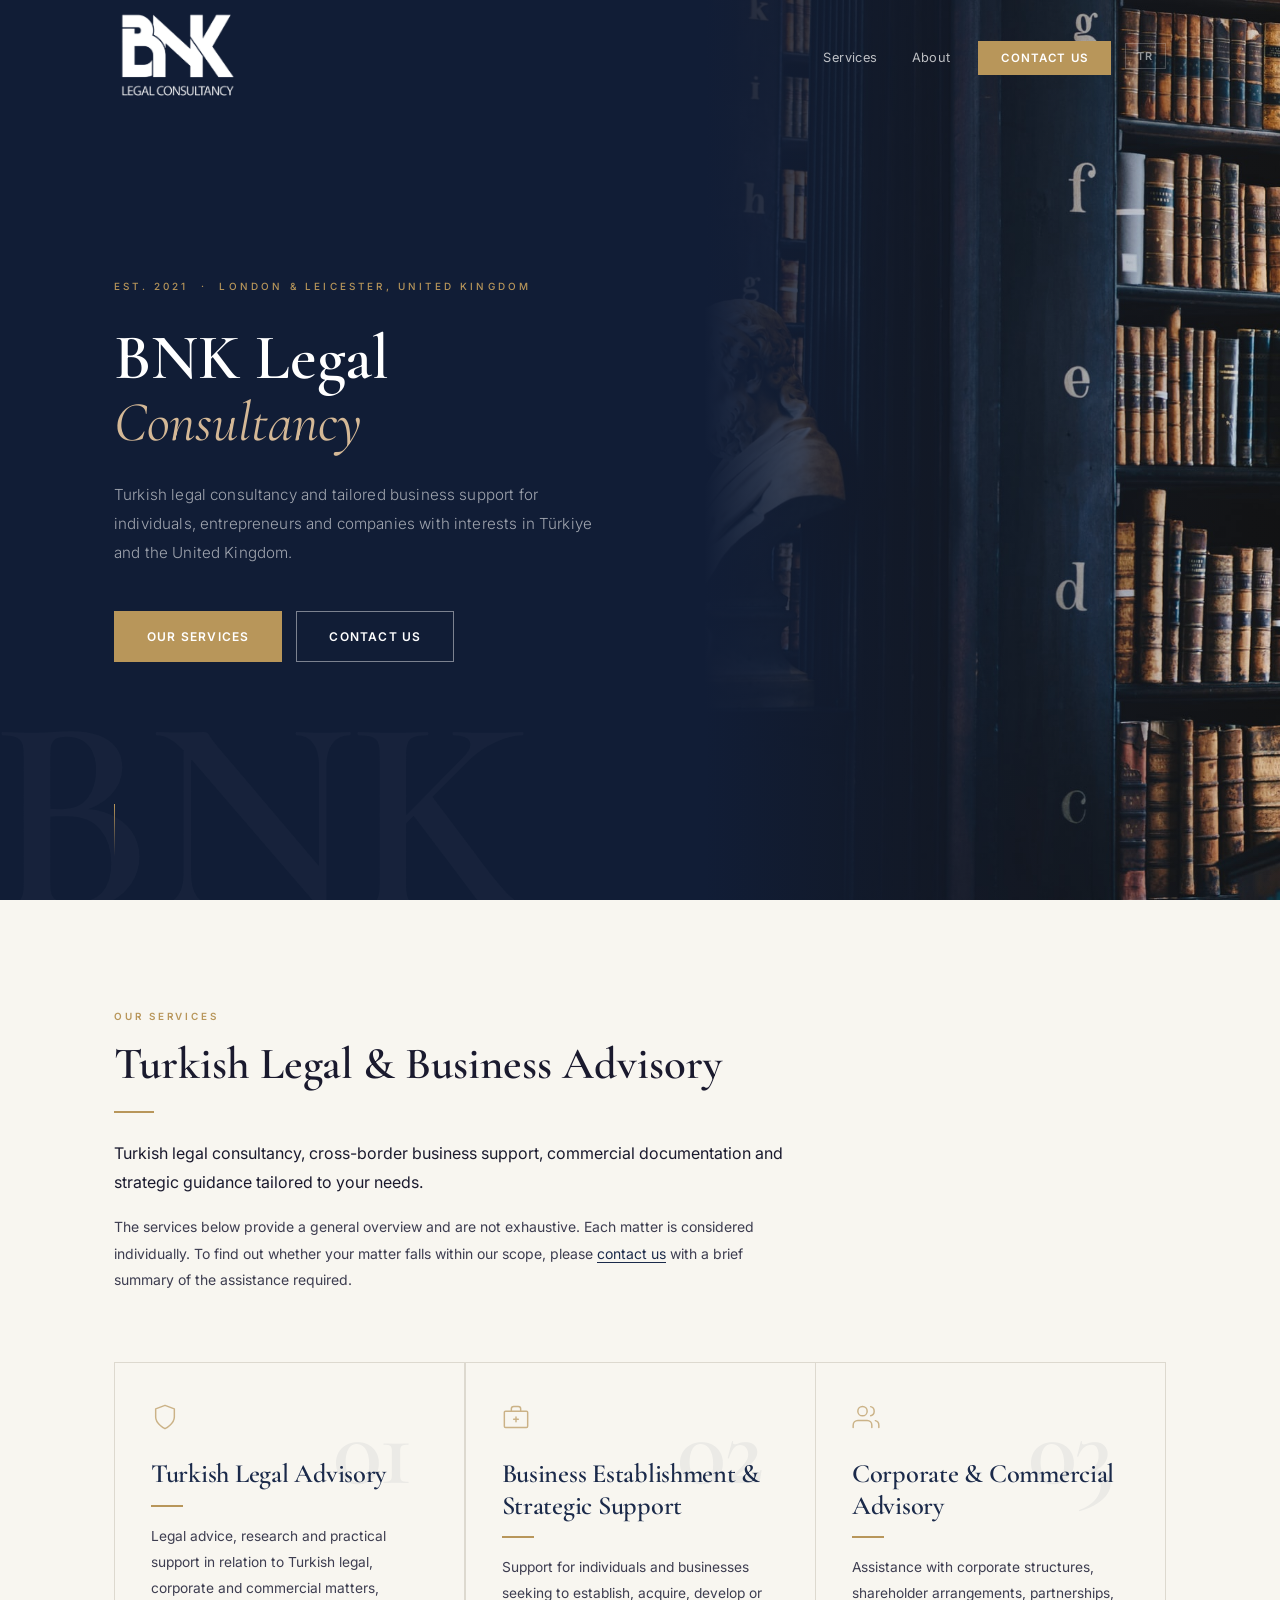
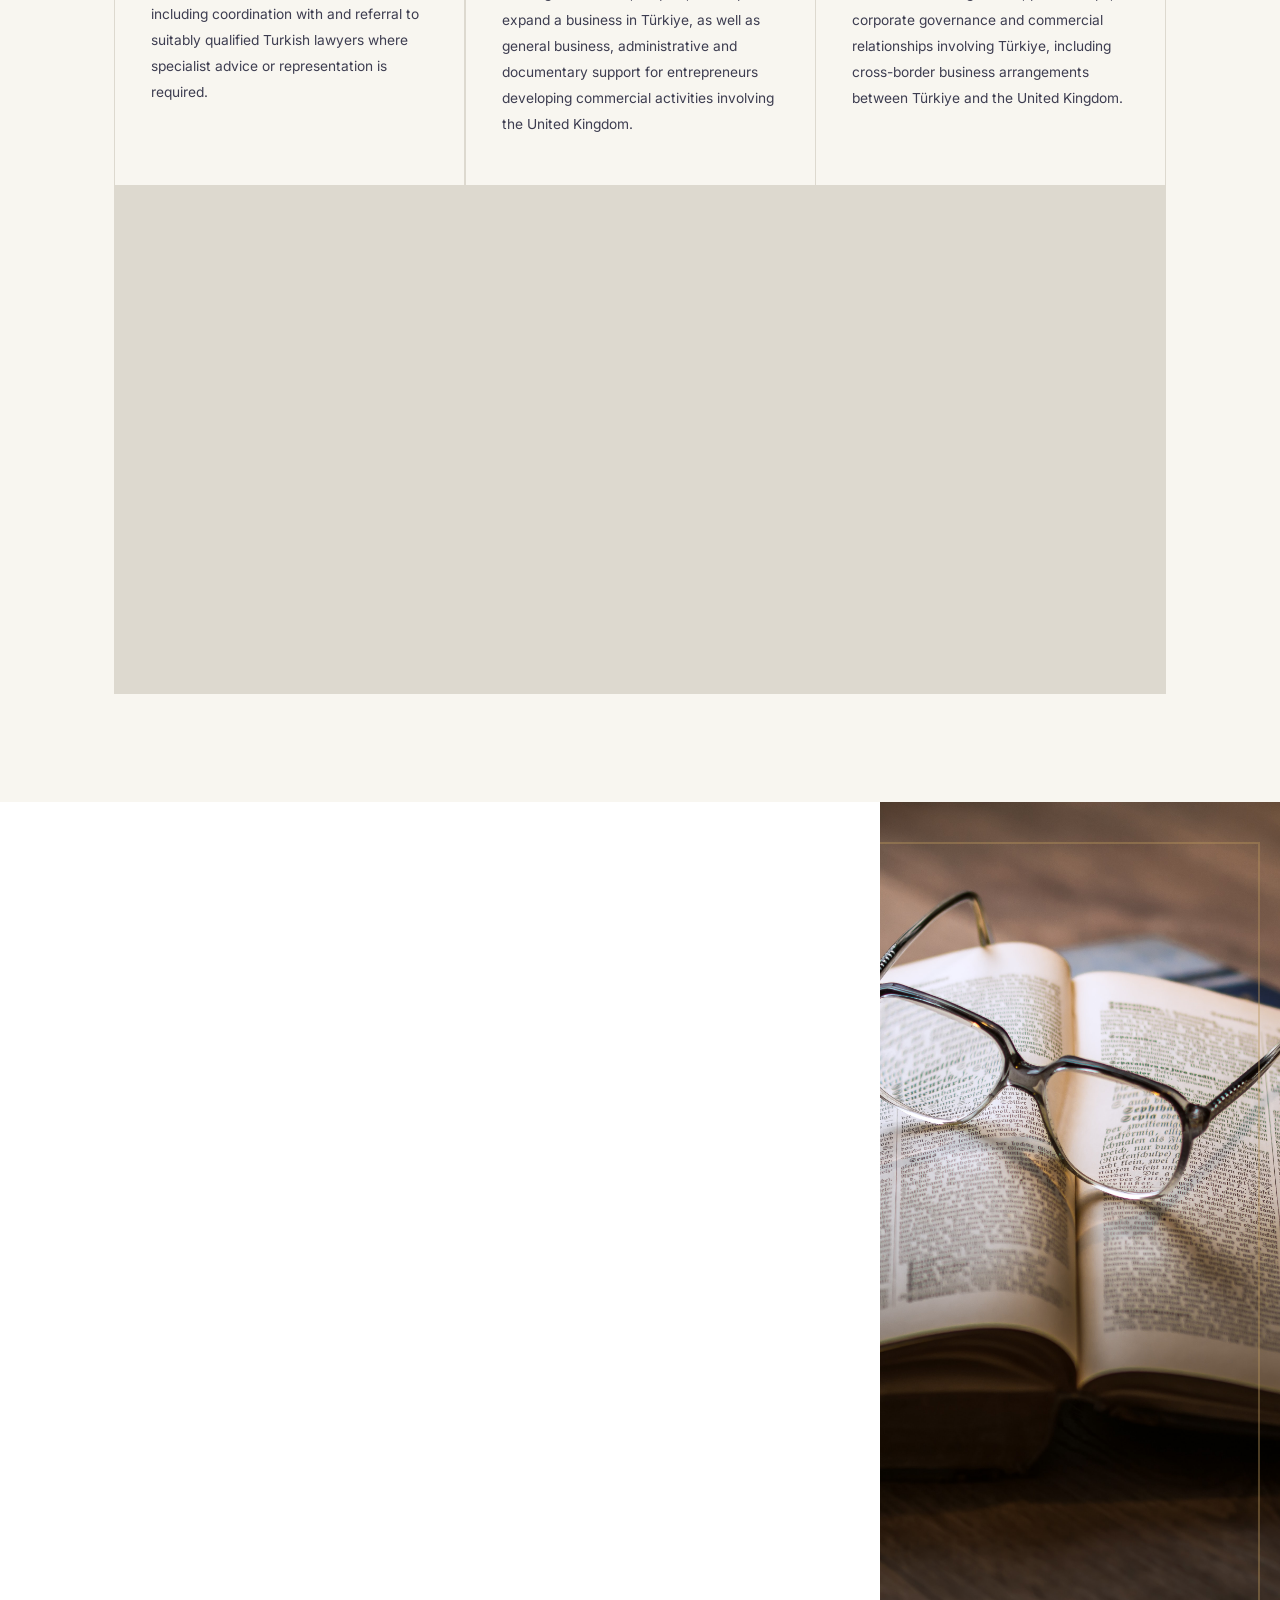
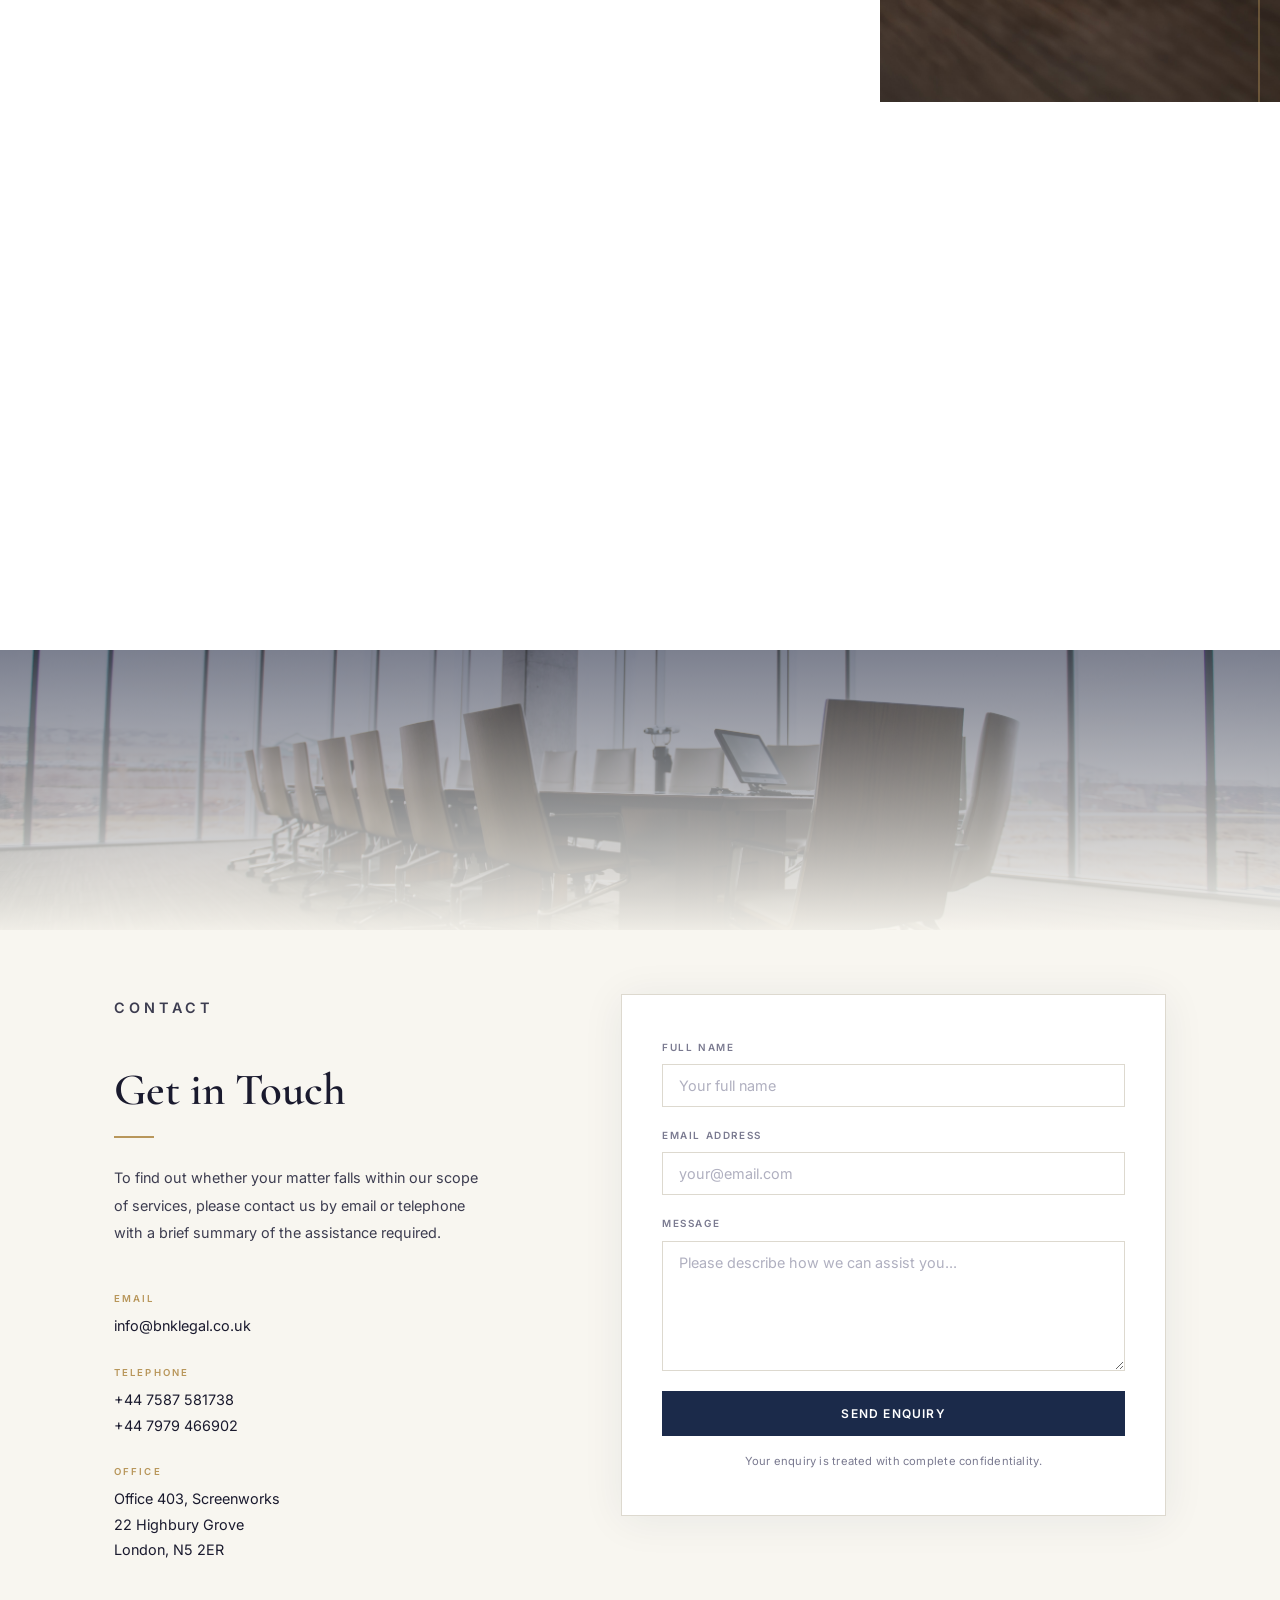
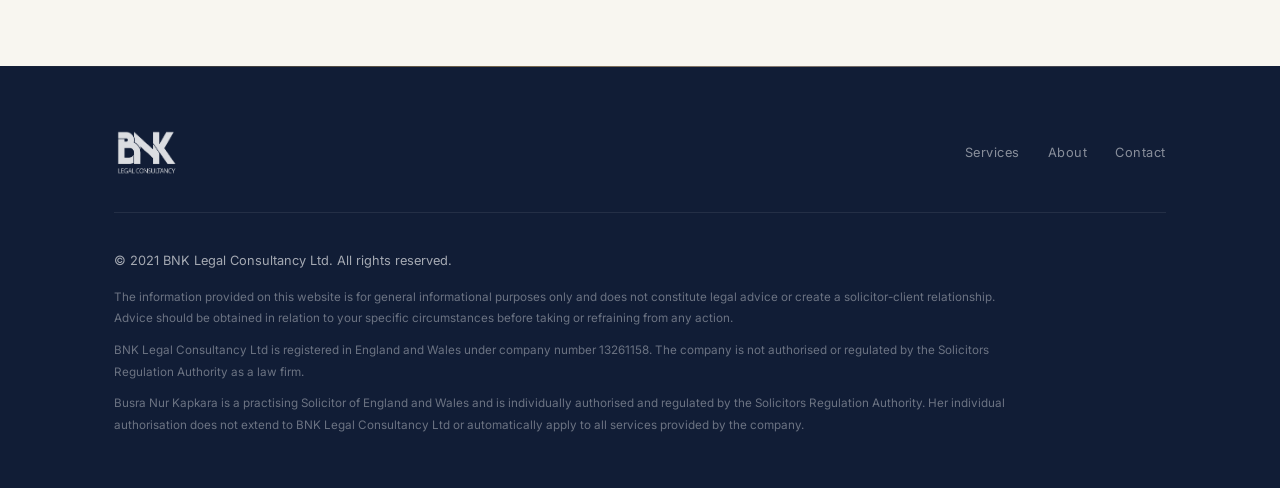
<file: index.html>
<!DOCTYPE html>
<html lang="en" data-lang="en">
<head>
    <meta charset="UTF-8">
    <meta name="viewport" content="width=device-width, initial-scale=1.0">
    <meta name="description" content="BNK Legal Consultancy Ltd – Turkish legal consultancy and tailored business support for individuals, entrepreneurs and companies with interests in Türkiye and the United Kingdom.">
    <meta property="og:title" content="BNK Legal Consultancy Ltd">
    <meta property="og:description" content="Turkish legal consultancy and cross-border business support.">
    <meta property="og:type" content="website">
    <meta property="og:url" content="https://bnklegal.co.uk/">
    <title>BNK Legal Consultancy Ltd | London</title>

    <link rel="preconnect" href="https://fonts.googleapis.com">
    <link rel="preconnect" href="https://fonts.gstatic.com" crossorigin>
    <link href="https://fonts.googleapis.com/css2?family=Cormorant+Garamond:ital,wght@0,400;0,500;0,600;1,400;1,600&family=Inter:wght@300;400;500;600&display=swap" rel="stylesheet">
    <link rel="icon" type="image/x-icon" href="favicon.ico">
    <link rel="icon" type="image/png" sizes="192x192" href="assets/favicon-192.png">
    <link rel="apple-touch-icon" href="assets/favicon-192.png">
    <link rel="stylesheet" href="assets/css/style.css">

    <script type="application/ld+json">
    {
        "@context": "https://schema.org",
        "@type": "LegalService",
        "name": "BNK Legal Consultancy Ltd",
        "description": "Turkish legal consultancy and tailored business support.",
        "url": "https://bnklegal.co.uk/",
        "email": "info@bnklegal.co.uk",
        "telephone": "+447587581738",
        "address": {
            "@type": "PostalAddress",
            "streetAddress": "Office 403, Screenworks, 22 Highbury Grove",
            "addressLocality": "London",
            "postalCode": "N5 2ER",
            "addressCountry": "GB"
        }
    }
    </script>
</head>
<body>

<!-- ── NAVBAR ───────────────────────────────────────────────────── -->
<nav id="navbar" class="at-top">
    <div class="nav-inner">
        <a href="#hero" class="nav-logo">
            <img src="yenlogo.png" alt="BNK Legal Consultancy" class="logo">
        </a>
        <button class="burger" id="navToggle" aria-label="Menu" aria-expanded="false">
            <span></span><span></span><span></span>
        </button>
        <ul class="nav-links" id="navLinks">
            <li><a href="#services" class="nav-link" data-en="Services"    data-tr="Hizmetler">Services</a></li>
            <li><a href="#about"    class="nav-link" data-en="About"       data-tr="Hakkımızda">About</a></li>
            <li><a href="#contact"  class="nav-link cta" data-en="Contact Us" data-tr="İletişim">Contact Us</a></li>
        </ul>
        <button class="lang-toggle" id="langToggle" aria-label="Switch language">TR</button>
    </div>
</nav>

<!-- ── HERO ─────────────────────────────────────────────────────── -->
<section id="hero">
    <div class="hero-panel">
        <div class="hero-content">
            <p class="eyebrow"
               data-en="Est. 2021 &nbsp;·&nbsp; London &amp; Leicester, United Kingdom"
               data-tr="Kur. 2021 &nbsp;·&nbsp; Londra &amp; Leicester, Birleşik Krallık">Est. 2021 &nbsp;·&nbsp; London &amp; Leicester, United Kingdom</p>
            <h1>
                <span data-en="BNK Legal"    data-tr="BNK Legal">BNK Legal</span>
                <em   data-en="Consultancy"  data-tr="Danışmanlık">Consultancy</em>
            </h1>
            <p class="tagline"
               data-en="Turkish legal consultancy and tailored business support for individuals, entrepreneurs and companies with interests in Türkiye and the United Kingdom."
               data-tr="Türkiye ve Birleşik Krallık'ta çıkarları olan bireyler, girişimciler ve şirketler için Türk hukuki danışmanlığı ve özel ticari destek.">Turkish legal consultancy and tailored business support for individuals, entrepreneurs and companies with interests in Türkiye and the United Kingdom.</p>
            <div class="hero-btns">
                <a href="#services" class="btn btn-gold"  data-en="Our Services" data-tr="Hizmetlerimiz">Our Services</a>
                <a href="#contact"  class="btn btn-ghost" data-en="Contact Us"   data-tr="İletişim">Contact Us</a>
            </div>
        </div>
        <div class="hero-scroll" aria-hidden="true">
            <span class="scroll-line"></span>
        </div>
    </div>
    <div class="hero-visual" role="img" aria-label="BNK Legal library">
        <div class="hero-visual-overlay"></div>
    </div>
</section>

<!-- ── SERVICES ─────────────────────────────────────────────────── -->
<section id="services">
    <div class="wrap">

        <div class="section-intro reveal">
            <p class="label" data-en="Our Services" data-tr="Hizmetlerimiz">Our Services</p>
            <h2 data-en="Turkish Legal &amp; Business Advisory" data-tr="Türk Hukuku ve İş Danışmanlığı">Turkish Legal &amp; Business Advisory</h2>
            <div class="heading-rule"></div>
            <p class="lead"
               data-en="Turkish legal consultancy, cross-border business support, commercial documentation and strategic guidance tailored to your needs."
               data-tr="İhtiyaçlarınıza özel Türk hukuki danışmanlığı, sınır ötesi iş desteği, ticari belgeler ve stratejik rehberlik.">Turkish legal consultancy, cross-border business support, commercial documentation and strategic guidance tailored to your needs.</p>
            <p class="note"
               data-en='The services below provide a general overview and are not exhaustive. Each matter is considered individually. To find out whether your matter falls within our scope, please <a href="#contact">contact us</a> with a brief summary of the assistance required.'
               data-tr='Aşağıdaki hizmetler genel bir bakış sunmakta olup kapsamlı değildir. Her konu bireysel olarak değerlendirilir. Konunuzun kapsamımız dahilinde olup olmadığını öğrenmek için lütfen ihtiyaç duyduğunuz desteğe ilişkin kısa bir özet ile <a href="#contact">bizimle iletişime geçin</a>.'>The services below provide a general overview and are not exhaustive. Each matter is considered individually. To find out whether your matter falls within our scope, please <a href="#contact">contact us</a> with a brief summary of the assistance required.</p>
        </div>

        <div class="service-grid">

            <div class="service-card reveal">
                <div class="card-header">
                    <span class="card-num">01</span>
                    <svg class="card-icon" viewBox="0 0 24 24" fill="none" stroke="currentColor" stroke-width="1.25" stroke-linecap="round" stroke-linejoin="round"><path d="M12 22s8-4 8-10V5l-8-3-8 3v7c0 6 8 10 8 10z"/></svg>
                </div>
                <h3 data-en="Turkish Legal Advisory" data-tr="Türk Hukuku Danışmanlığı">Turkish Legal Advisory</h3>
                <p data-en="Legal advice, research and practical support in relation to Turkish legal, corporate and commercial matters, including coordination with and referral to suitably qualified Turkish lawyers where specialist advice or representation is required."
                   data-tr="Uzman tavsiyesi veya temsil gerektiğinde uygun nitelikteki Türk avukatlarıyla koordinasyon ve yönlendirme dahil olmak üzere Türk hukuku, kurumsal ve ticari konulara ilişkin hukuki tavsiye, araştırma ve pratik destek.">Legal advice, research and practical support in relation to Turkish legal, corporate and commercial matters, including coordination with and referral to suitably qualified Turkish lawyers where specialist advice or representation is required.</p>
            </div>

            <div class="service-card reveal">
                <div class="card-header">
                    <span class="card-num">02</span>
                    <svg class="card-icon" viewBox="0 0 24 24" fill="none" stroke="currentColor" stroke-width="1.25" stroke-linecap="round" stroke-linejoin="round"><rect x="2" y="7" width="20" height="14" rx="1"/><path d="M16 7V5a2 2 0 00-2-2h-4a2 2 0 00-2 2v2"/><line x1="12" y1="12" x2="12" y2="16"/><line x1="10" y1="14" x2="14" y2="14"/></svg>
                </div>
                <h3 data-en="Business Establishment &amp; Strategic Support" data-tr="İş Kurma ve Stratejik Destek">Business Establishment &amp; Strategic Support</h3>
                <p data-en="Support for individuals and businesses seeking to establish, acquire, develop or expand a business in Türkiye, as well as general business, administrative and documentary support for entrepreneurs developing commercial activities involving the United Kingdom."
                   data-tr="Türkiye'de iş kurmak, devralmak, geliştirmek veya genişletmek isteyen bireyler ve işletmelere destek ile Birleşik Krallık'ı kapsayan ticari faaliyetler geliştiren girişimcilere genel iş, idari ve belgesel destek.">Support for individuals and businesses seeking to establish, acquire, develop or expand a business in Türkiye, as well as general business, administrative and documentary support for entrepreneurs developing commercial activities involving the United Kingdom.</p>
            </div>

            <div class="service-card reveal">
                <div class="card-header">
                    <span class="card-num">03</span>
                    <svg class="card-icon" viewBox="0 0 24 24" fill="none" stroke="currentColor" stroke-width="1.25" stroke-linecap="round" stroke-linejoin="round"><path d="M17 21v-2a4 4 0 00-4-4H5a4 4 0 00-4 4v2"/><circle cx="9" cy="7" r="4"/><path d="M23 21v-2a4 4 0 00-3-3.87"/><path d="M16 3.13a4 4 0 010 7.75"/></svg>
                </div>
                <h3 data-en="Corporate &amp; Commercial Advisory" data-tr="Kurumsal ve Ticari Danışmanlık">Corporate &amp; Commercial Advisory</h3>
                <p data-en="Assistance with corporate structures, shareholder arrangements, partnerships, corporate governance and commercial relationships involving Türkiye, including cross-border business arrangements between Türkiye and the United Kingdom."
                   data-tr="Türkiye'yi kapsayan kurumsal yapılar, hissedar düzenlemeleri, ortaklıklar, kurumsal yönetim ve ticari ilişkiler ile Türkiye ve Birleşik Krallık arasındaki sınır ötesi iş düzenlemelerine ilişkin yardım.">Assistance with corporate structures, shareholder arrangements, partnerships, corporate governance and commercial relationships involving Türkiye, including cross-border business arrangements between Türkiye and the United Kingdom.</p>
            </div>

            <div class="service-card reveal">
                <div class="card-header">
                    <span class="card-num">04</span>
                    <svg class="card-icon" viewBox="0 0 24 24" fill="none" stroke="currentColor" stroke-width="1.25" stroke-linecap="round" stroke-linejoin="round"><path d="M14 2H6a2 2 0 00-2 2v16a2 2 0 002 2h12a2 2 0 002-2V8z"/><polyline points="14,2 14,8 20,8"/><line x1="16" y1="13" x2="8" y2="13"/><line x1="16" y1="17" x2="8" y2="17"/><line x1="10" y1="9" x2="8" y2="9"/></svg>
                </div>
                <h3 data-en="Contract Drafting &amp; Commercial Documentation" data-tr="Sözleşme Hazırlama ve Ticari Belgeler">Contract Drafting &amp; Commercial Documentation</h3>
                <p data-en="Preparation, review and revision of contracts, agreements and commercial documents relating to Turkish law matters and cross-border business arrangements, including identification of key legal and commercial risks and coordination with relevant professional advisers where required."
                   data-tr="Temel hukuki ve ticari risklerin belirlenmesi ve gerektiğinde ilgili profesyonel danışmanlarla koordinasyon dahil olmak üzere Türk hukuku konuları ve sınır ötesi iş düzenlemelerine ilişkin sözleşme, anlaşma ve ticari belgelerin hazırlanması, incelenmesi ve revize edilmesi.">Preparation, review and revision of contracts, agreements and commercial documents relating to Turkish law matters and cross-border business arrangements, including identification of key legal and commercial risks and coordination with relevant professional advisers where required.</p>
            </div>

            <div class="service-card reveal">
                <div class="card-header">
                    <span class="card-num">05</span>
                    <svg class="card-icon" viewBox="0 0 24 24" fill="none" stroke="currentColor" stroke-width="1.25" stroke-linecap="round" stroke-linejoin="round"><circle cx="12" cy="12" r="10"/><line x1="2" y1="12" x2="22" y2="12"/><path d="M12 2a15.3 15.3 0 014 10 15.3 15.3 0 01-4 10 15.3 15.3 0 01-4-10 15.3 15.3 0 014-10z"/></svg>
                </div>
                <h3 data-en="Cross-Border Business &amp; Market Entry Support" data-tr="Sınır Ötesi İş ve Pazar Giriş Desteği">Cross-Border Business &amp; Market Entry Support</h3>
                <p data-en="Strategic and practical support for businesses trading, investing, collaborating or entering into commercial relationships between the United Kingdom and Türkiye, including assistance with market entry, documentation, negotiations and coordination between the relevant parties and professional advisers."
                   data-tr="Pazar girişi, belgeler, müzakereler ve ilgili taraflar ile profesyonel danışmanlar arasındaki koordinasyon konusunda yardım dahil olmak üzere Birleşik Krallık ile Türkiye arasında ticaret yapan, yatırım yapan, iş birliği yapan veya ticari ilişkiye giren işletmelere stratejik ve pratik destek.">Strategic and practical support for businesses trading, investing, collaborating or entering into commercial relationships between the United Kingdom and Türkiye, including assistance with market entry, documentation, negotiations and coordination between the relevant parties and professional advisers.</p>
            </div>

            <div class="service-card reveal">
                <div class="card-header">
                    <span class="card-num">06</span>
                    <svg class="card-icon" viewBox="0 0 24 24" fill="none" stroke="currentColor" stroke-width="1.25" stroke-linecap="round" stroke-linejoin="round"><path d="M4 19.5A2.5 2.5 0 016.5 17H20"/><path d="M6.5 2H20v20H6.5A2.5 2.5 0 014 19.5v-15A2.5 2.5 0 016.5 2z"/><line x1="12" y1="7" x2="16" y2="7"/><line x1="12" y1="11" x2="16" y2="11"/></svg>
                </div>
                <h3 data-en="Legal, Corporate &amp; Bilingual Document Support" data-tr="Hukuki, Kurumsal ve İki Dilli Belge Desteği">Legal, Corporate &amp; Bilingual Document Support</h3>
                <p data-en="Preparation and review of legal, corporate and commercial documents, including legal research, written guidance, formal correspondence, bilingual drafting and terminology review. We also assist with notarisation, apostille and legalisation requirements and coordinate with appropriately qualified translators where certified or sworn translation is required."
                   data-tr="Hukuki araştırma, yazılı rehberlik, resmi yazışma, iki dilli taslak hazırlama ve terminoloji incelemesi dahil olmak üzere hukuki, kurumsal ve ticari belgelerin hazırlanması ve incelenmesi. Noterlik, apostil ve tasdik gereksinimlerine de yardımcı oluyor; onaylı veya yeminli çeviri gerektiğinde uygun nitelikteki çevirmenlerle koordinasyon sağlıyoruz.">Preparation and review of legal, corporate and commercial documents, including legal research, written guidance, formal correspondence, bilingual drafting and terminology review. We also assist with notarisation, apostille and legalisation requirements and coordinate with appropriately qualified translators where certified or sworn translation is required.</p>
            </div>

        </div>
    </div>
</section>

<!-- ── ABOUT ─────────────────────────────────────────────────────── -->
<section id="about">
    <div class="about-layout">

        <div class="about-text-col">
            <div class="about-header reveal">
                <p class="label" data-en="About Us" data-tr="Hakkımızda">About Us</p>
                <h2 data-en="BNK Legal Consultancy Ltd" data-tr="BNK Legal Consultancy Ltd">BNK Legal Consultancy Ltd</h2>
                <div class="heading-rule"></div>
            </div>

            <p class="lead reveal"
               data-en="BNK Legal Consultancy Ltd is an independent legal and business consultancy founded by Busra Nur Kapkara and Erdem Kapkara and incorporated in England and Wales in March 2021."
               data-tr="BNK Legal Consultancy Ltd, Busra Nur Kapkara ve Erdem Kapkara tarafından kurulan ve Mart 2021'de İngiltere ve Galler'de tescil edilen bağımsız bir hukuk ve iş danışmanlığıdır.">BNK Legal Consultancy Ltd is an independent legal and business consultancy founded by Busra Nur Kapkara and Erdem Kapkara and incorporated in England and Wales in March 2021.</p>

            <p class="reveal"
               data-en="We provide Turkish legal consultancy and cross-border business support to individuals, entrepreneurs and companies based in the United Kingdom, Türkiye and internationally. Our work is particularly focused on clients who have legal or commercial interests in Türkiye, including those establishing or developing a business, working with Turkish companies, entering into partnerships, reviewing commercial arrangements or requiring assistance with Turkish legal and corporate matters."
               data-tr="Birleşik Krallık, Türkiye ve uluslararası alanda faaliyet gösteren bireyler, girişimciler ve şirketlere Türk hukuki danışmanlığı ve sınır ötesi iş desteği sunuyoruz. Çalışmalarımız özellikle Türkiye'de hukuki veya ticari çıkarları olan; iş kuran veya geliştiren, Türk şirketleriyle çalışan, ortaklıklara giren, ticari düzenlemeleri gözden geçiren veya Türk hukuku ve kurumsal konularda yardıma ihtiyaç duyan müvekkillere odaklanmaktadır.">We provide Turkish legal consultancy and cross-border business support to individuals, entrepreneurs and companies based in the United Kingdom, Türkiye and internationally. Our work is particularly focused on clients who have legal or commercial interests in Türkiye, including those establishing or developing a business, working with Turkish companies, entering into partnerships, reviewing commercial arrangements or requiring assistance with Turkish legal and corporate matters.</p>

            <div class="founders reveal">
                <div class="founder">
                    <div class="founder-inner">
                        <h3 data-en="Busra Nur Kapkara" data-tr="Busra Nur Kapkara">Busra Nur Kapkara</h3>
                        <p class="role" data-en="Director &amp; Co-Founder" data-tr="Direktör &amp; Kurucu Ortak">Director &amp; Co-Founder</p>
                        <p data-en="Busra Nur Kapkara is an Avukat admitted to the Istanbul Bar Association and a practising Solicitor of England and Wales. She leads the company's legal and consultancy work and is responsible for its professional direction and client matters."
                           data-tr="Busra Nur Kapkara, İstanbul Barosu'na kayıtlı bir Avukat ve İngiltere ile Galler'de faaliyette bulunan bir Solicitor'dır. Şirketin hukuki ve danışmanlık çalışmalarına liderlik etmekte, mesleki yön ve müvekkil konularından sorumlu bulunmaktadır.">Busra Nur Kapkara is an Avukat admitted to the Istanbul Bar Association and a practising Solicitor of England and Wales. She leads the company's legal and consultancy work and is responsible for its professional direction and client matters.</p>
                    </div>
                </div>
                <div class="founder">
                    <div class="founder-inner">
                        <h3 data-en="Erdem Kapkara" data-tr="Erdem Kapkara">Erdem Kapkara</h3>
                        <p class="role" data-en="Director &amp; Co-Founder" data-tr="Direktör &amp; Kurucu Ortak">Director &amp; Co-Founder</p>
                        <p data-en="Erdem Kapkara oversees the company's day-to-day administrative and operational support, including the coordination of enquiries, appointments, documentation, records and invoicing. He also liaises with clients and external professionals on administrative matters. He does not provide legal advice."
                           data-tr="Erdem Kapkara, sorgu koordinasyonu, randevular, belgeler, kayıtlar ve faturalandırma dahil olmak üzere şirketin günlük idari ve operasyonel desteğini yönetmektedir. Ayrıca idari konularda müvekkiller ve dış profesyonellerle iletişim kurmaktadır. Hukuki tavsiye vermemektedir.">Erdem Kapkara oversees the company's day-to-day administrative and operational support, including the coordination of enquiries, appointments, documentation, records and invoicing. He also liaises with clients and external professionals on administrative matters. He does not provide legal advice.</p>
                    </div>
                </div>
            </div>

            <p class="reveal"
               data-en="Since 2021, we have supported clients with a range of legal, contractual, corporate and business-related matters. Much of our work comes through personal recommendations, returning clients and established professional relationships."
               data-tr="2021'den bu yana çeşitli hukuki, sözleşmesel, kurumsal ve iş ile ilgili konularda müvekkillere destek olduk. Çalışmalarımızın büyük çoğunluğu kişisel tavsiyeler, geri dönen müvekkiller ve köklü mesleki ilişkiler aracılığıyla gelmektedir.">Since 2021, we have supported clients with a range of legal, contractual, corporate and business-related matters. Much of our work comes through personal recommendations, returning clients and established professional relationships.</p>

            <p class="reveal"
               data-en="We work directly with our clients and do not offer standardised online packages. Each enquiry is reviewed individually before instructions are accepted. Depending on the client's location and the nature of the matter, consultations may take place in person, by email, by telephone or by video conference."
               data-tr="Müvekkilleriyle doğrudan çalışıyor ve standart çevrimiçi paketler sunmuyoruz. Her başvuru, talimatlar kabul edilmeden önce bireysel olarak incelenir. Müvekkilin konumuna ve konunun niteliğine bağlı olarak danışmalar yüz yüze, e-posta, telefon veya video konferans yoluyla gerçekleştirilebilir.">We work directly with our clients and do not offer standardised online packages. Each enquiry is reviewed individually before instructions are accepted. Depending on the client's location and the nature of the matter, consultations may take place in person, by email, by telephone or by video conference.</p>

            <div class="sra-notice reveal">
                <p data-en="Please be aware that BNK Legal Consultancy Ltd is not authorised or regulated by the Solicitors Regulation Authority as a law firm. Busra Nur Kapkara is a practising Solicitor of England and Wales and is individually authorised and regulated by the Solicitors Regulation Authority. Her individual authorisation is separate from the regulatory status of BNK Legal Consultancy Ltd and does not mean that the company itself is an SRA-authorised practice."
                   data-tr="Lütfen dikkat: BNK Legal Consultancy Ltd, Solicitors Regulation Authority tarafından bir hukuk bürosu olarak yetkilendirilmemiş veya düzenlenmemiştir. Busra Nur Kapkara, İngiltere ve Galler'de faaliyette bulunan bir Solicitor olup Solicitors Regulation Authority tarafından bireysel olarak yetkilendirilmiş ve düzenlenmektedir. Bireysel yetkisi, BNK Legal Consultancy Ltd'nin düzenleyici statüsünden ayrıdır ve şirketin kendisinin SRA tarafından yetkilendirilmiş bir büro olduğu anlamına gelmez.">Please be aware that BNK Legal Consultancy Ltd is not authorised or regulated by the Solicitors Regulation Authority as a law firm. Busra Nur Kapkara is a practising Solicitor of England and Wales and is individually authorised and regulated by the Solicitors Regulation Authority. Her individual authorisation is separate from the regulatory status of BNK Legal Consultancy Ltd and does not mean that the company itself is an SRA-authorised practice.</p>
            </div>
        </div>

        <div class="about-image-col" aria-hidden="true">
            <div class="about-img-wrap">
                <img src="Pictures/bg7.jpg" alt="" class="about-img">
                <div class="about-img-frame"></div>
            </div>
        </div>

    </div>
</section>

<!-- ── CONTACT ───────────────────────────────────────────────────── -->
<section id="contact">
    <div class="contact-banner" aria-hidden="true">
        <div class="contact-banner-overlay"></div>
    </div>
    <div class="wrap">
        <div class="contact-grid">

            <div class="contact-info reveal">
                <p class="label" data-en="Contact" data-tr="İletişim">Contact</p>
                <h2 data-en="Get in Touch" data-tr="Bize Ulaşın">Get in Touch</h2>
                <div class="heading-rule"></div>
                <p data-en="To find out whether your matter falls within our scope of services, please contact us by email or telephone with a brief summary of the assistance required."
                   data-tr="Konunuzun hizmet kapsamımız dahilinde olup olmadığını öğrenmek için lütfen ihtiyaç duyduğunuz desteğe ilişkin kısa bir özet ile e-posta veya telefon aracılığıyla bizimle iletişime geçin.">To find out whether your matter falls within our scope of services, please contact us by email or telephone with a brief summary of the assistance required.</p>

                <dl class="details">
                    <div>
                        <dt data-en="Email"     data-tr="E-posta">Email</dt>
                        <dd><a href="mailto:info@bnklegal.co.uk">info@bnklegal.co.uk</a></dd>
                    </div>
                    <div>
                        <dt data-en="Telephone" data-tr="Telefon">Telephone</dt>
                        <dd>
                            <a href="tel:+447587581738">+44 7587 581738</a><br>
                            <a href="tel:+447979466902">+44 7979 466902</a>
                        </dd>
                    </div>
                    <div>
                        <dt data-en="Office"    data-tr="Ofis">Office</dt>
                        <dd>Office 403, Screenworks<br>22 Highbury Grove<br>London, N5 2ER</dd>
                    </div>
                </dl>
            </div>

            <div class="contact-form-wrap reveal">
                <form id="contactForm" action="https://formspree.io/f/xwvjdvob" method="POST">
                    <div class="field">
                        <label for="name" data-en="Full Name" data-tr="Ad Soyad">Full Name</label>
                        <input type="text" id="name" name="name"
                               placeholder="Your full name"
                               data-ph-en="Your full name"
                               data-ph-tr="Adınız Soyadınız" required>
                    </div>
                    <div class="field">
                        <label for="email" data-en="Email Address" data-tr="E-posta Adresi">Email Address</label>
                        <input type="email" id="email" name="email"
                               placeholder="your@email.com"
                               data-ph-en="your@email.com"
                               data-ph-tr="your@email.com" required>
                    </div>
                    <div class="field">
                        <label for="message" data-en="Message" data-tr="Mesaj">Message</label>
                        <textarea id="message" name="message" rows="6"
                                  placeholder="Please describe how we can assist you..."
                                  data-ph-en="Please describe how we can assist you..."
                                  data-ph-tr="Nasıl yardımcı olabileceğimizi lütfen açıklayın..." required></textarea>
                    </div>
                    <button type="submit" class="btn btn-navy btn-full"
                            data-en="Send Enquiry" data-tr="Sorgu Gönder">Send Enquiry</button>
                    <p class="form-note"
                       data-en="Your enquiry is treated with complete confidentiality."
                       data-tr="Sorgunuz tam gizlilikle işleme alınır.">Your enquiry is treated with complete confidentiality.</p>
                </form>
                <div id="formSuccess" class="form-success">
                    <div class="success-icon">
                        <svg viewBox="0 0 24 24" fill="none" stroke="currentColor" stroke-width="1.5" stroke-linecap="round" stroke-linejoin="round"><circle cx="12" cy="12" r="10"/><path d="M8 12l3 3 5-5"/></svg>
                    </div>
                    <h3 data-en="Thank You" data-tr="Teşekkürler">Thank You</h3>
                    <p data-en="Your enquiry has been received. We will be in touch shortly."
                       data-tr="Sorgunuz alınmıştır. En kısa sürede sizinle iletişime geçeceğiz.">Your enquiry has been received. We will be in touch shortly.</p>
                </div>
            </div>

        </div>
    </div>
</section>

<!-- ── FOOTER ────────────────────────────────────────────────────── -->
<footer id="footer">
    <div class="footer-glow" aria-hidden="true"></div>
    <div class="wrap">
        <div class="footer-top">
            <img src="yenlogo.png" alt="BNK Legal Consultancy" class="logo logo-footer">
            <nav aria-label="Footer navigation">
                <a href="#services" data-en="Services" data-tr="Hizmetler">Services</a>
                <a href="#about"    data-en="About"    data-tr="Hakkımızda">About</a>
                <a href="#contact"  data-en="Contact"  data-tr="İletişim">Contact</a>
            </nav>
        </div>
        <div class="footer-legal">
            <p data-en="&copy; 2021 BNK Legal Consultancy Ltd. All rights reserved."
               data-tr="&copy; 2021 BNK Legal Consultancy Ltd. Tüm hakları saklıdır.">&copy; 2021 BNK Legal Consultancy Ltd. All rights reserved.</p>
            <p data-en="The information provided on this website is for general informational purposes only and does not constitute legal advice or create a solicitor-client relationship. Advice should be obtained in relation to your specific circumstances before taking or refraining from any action."
               data-tr="Bu web sitesinde sağlanan bilgiler yalnızca genel bilgilendirme amaçlıdır ve hukuki tavsiye teşkil etmez veya avukat-müvekkil ilişkisi oluşturmaz. Herhangi bir eylemde bulunmadan veya eylemden kaçınmadan önce özel koşullarınıza ilişkin tavsiye alınmalıdır.">The information provided on this website is for general informational purposes only and does not constitute legal advice or create a solicitor-client relationship. Advice should be obtained in relation to your specific circumstances before taking or refraining from any action.</p>
            <p data-en="BNK Legal Consultancy Ltd is registered in England and Wales under company number 13261158. The company is not authorised or regulated by the Solicitors Regulation Authority as a law firm."
               data-tr="BNK Legal Consultancy Ltd, İngiltere ve Galler'de 13261158 şirket numarasıyla tescil edilmiştir. Şirket, Solicitors Regulation Authority tarafından bir hukuk bürosu olarak yetkilendirilmemiş veya düzenlenmemiştir.">BNK Legal Consultancy Ltd is registered in England and Wales under company number 13261158. The company is not authorised or regulated by the Solicitors Regulation Authority as a law firm.</p>
            <p data-en="Busra Nur Kapkara is a practising Solicitor of England and Wales and is individually authorised and regulated by the Solicitors Regulation Authority. Her individual authorisation does not extend to BNK Legal Consultancy Ltd or automatically apply to all services provided by the company."
               data-tr="Busra Nur Kapkara, İngiltere ve Galler'de faaliyette bulunan bir Solicitor olup Solicitors Regulation Authority tarafından bireysel olarak yetkilendirilmiş ve düzenlenmektedir. Bireysel yetkisi BNK Legal Consultancy Ltd'ye uzanmamakta veya şirket tarafından sağlanan tüm hizmetlere otomatik olarak uygulanmamaktadır.">Busra Nur Kapkara is a practising Solicitor of England and Wales and is individually authorised and regulated by the Solicitors Regulation Authority. Her individual authorisation does not extend to BNK Legal Consultancy Ltd or automatically apply to all services provided by the company.</p>
        </div>
    </div>
</footer>

<script src="assets/js/main.js"></script>
</body>
</html>
</file>
<file: assets/css/style.css>
/* ─── TOKENS ──────────────────────────────────────────────────────────────── */
:root {
    --navy:      #1B2A4A;
    --navy-mid:  #243560;
    --navy-dk:   #111D36;
    --gold:      #B8965A;
    --gold-lt:   #D4B896;
    --gold-pale: #F0E8D6;
    --cream:     #F8F6F0;
    --sand:      #EDEAE0;
    --ink:       #1A1A2E;
    --body:      #3D3D50;
    --subtle:    #7A7A90;
    --line:      #DDD9CF;
    --line-lt:   #EEEADF;
    --white:     #FFFFFF;

    --serif: 'Cormorant Garamond', Georgia, serif;
    --sans:  'Inter', system-ui, Arial, sans-serif;

    --max:  1140px;
    --pad:  44px;
    --ease: 0.25s ease;
    --ease-out: 0.55s cubic-bezier(0.16, 1, 0.3, 1);
}

/* ─── RESET ───────────────────────────────────────────────────────────────── */
*, *::before, *::after { box-sizing: border-box; margin: 0; padding: 0; }
html { scroll-behavior: smooth; scroll-padding-top: 80px; }

body {
    font-family: var(--sans);
    font-size: 16px;
    line-height: 1.75;
    color: var(--body);
    background: var(--white);
    overflow-x: hidden;
}

img { display: block; max-width: 100%; }
a   { text-decoration: none; color: inherit; }

h1, h2, h3 {
    font-family: var(--serif);
    color: var(--ink);
    line-height: 1.15;
}

/* ─── LAYOUT ──────────────────────────────────────────────────────────────── */
.wrap {
    max-width: var(--max);
    margin: 0 auto;
    padding: 0 var(--pad);
}

/* ─── REVEAL ──────────────────────────────────────────────────────────────── */
.reveal {
    opacity: 0;
    transform: translateY(28px);
    transition: opacity 0.7s ease, transform 0.7s var(--ease-out);
}
.reveal.revealed { opacity: 1; transform: none; }

/* ─── GOLD HEADING ACCENT ─────────────────────────────────────────────────── */
.heading-rule {
    width: 40px;
    height: 2px;
    background: var(--gold);
    margin: 20px 0 26px;
    flex-shrink: 0;
}

/* ─── LABELS ──────────────────────────────────────────────────────────────── */
.label {
    display: block;
    font-family: var(--sans);
    font-size: 0.62rem;
    font-weight: 600;
    letter-spacing: 0.28em;
    text-transform: uppercase;
    color: var(--gold);
    margin-bottom: 14px;
}

/* ─── BUTTONS ─────────────────────────────────────────────────────────────── */
.btn {
    display: inline-block;
    padding: 14px 32px;
    font-family: var(--sans);
    font-size: 0.75rem;
    font-weight: 600;
    letter-spacing: 0.1em;
    text-transform: uppercase;
    border: 1.5px solid transparent;
    cursor: pointer;
    transition: background var(--ease), color var(--ease),
                border-color var(--ease), transform 0.2s ease, box-shadow 0.2s ease;
    text-align: center;
}
.btn:hover { transform: translateY(-2px); box-shadow: 0 6px 20px rgba(0,0,0,0.18); }

.btn-gold {
    background: var(--gold);
    color: var(--white);
    border-color: var(--gold);
}
.btn-gold:hover { background: #a07840; border-color: #a07840; }

.btn-ghost {
    background: transparent;
    color: var(--white);
    border-color: rgba(255,255,255,0.45);
}
.btn-ghost:hover { border-color: var(--white); background: rgba(255,255,255,0.1); }

.btn-navy {
    background: var(--navy);
    color: var(--white);
    border-color: var(--navy);
}
.btn-navy:hover { background: var(--navy-mid); border-color: var(--navy-mid); }

.btn-full { width: 100%; }

/* ─── NAVBAR ──────────────────────────────────────────────────────────────── */
#navbar {
    position: fixed;
    inset: 0 0 auto 0;
    z-index: 100;
    transition: background var(--ease), border-color var(--ease), box-shadow var(--ease);
}
#navbar.at-top {
    background: transparent;
    border-bottom: 1px solid transparent;
}
#navbar.scrolled {
    background: var(--navy-dk);
    border-bottom: 1px solid rgba(255,255,255,0.06);
    box-shadow: 0 4px 32px rgba(0,0,0,0.28);
}

.nav-inner {
    max-width: var(--max);
    margin: 0 auto;
    padding: 0 var(--pad);
    height: clamp(88px, 9vw, 112px);
    display: flex;
    align-items: center;
    gap: 8px;
}

.nav-logo { flex-shrink: 0; }

.logo {
    height: clamp(64px, 7vw, 96px);
    width: auto;
    filter: brightness(0) invert(1);
    transition: opacity var(--ease);
}
.logo:hover { opacity: 0.8; }

.nav-links {
    list-style: none;
    display: flex;
    align-items: center;
    gap: 2px;
    flex: 1;
    justify-content: flex-end;
}

.nav-link {
    font-size: 0.8rem;
    font-weight: 400;
    letter-spacing: 0.03em;
    color: rgba(255,255,255,0.72);
    padding: 8px 16px;
    transition: color var(--ease);
    position: relative;
}
.nav-link::after {
    content: '';
    position: absolute;
    bottom: 3px;
    left: 16px;
    right: 16px;
    height: 1px;
    background: var(--gold);
    transform: scaleX(0);
    transform-origin: left;
    transition: transform var(--ease);
}
.nav-link:hover { color: #fff; }
.nav-link:hover::after { transform: scaleX(1); }

.nav-link.cta {
    background: var(--gold);
    color: var(--white);
    font-weight: 600;
    font-size: 0.72rem;
    letter-spacing: 0.1em;
    text-transform: uppercase;
    padding: 9px 22px;
    margin-left: 10px;
    border: 1.5px solid var(--gold);
}
.nav-link.cta::after { display: none; }
.nav-link.cta:hover  { background: #a07840; border-color: #a07840; }

/* Language toggle */
.lang-toggle {
    font-family: var(--sans);
    font-size: 0.68rem;
    font-weight: 600;
    letter-spacing: 0.14em;
    color: rgba(255,255,255,0.55);
    background: none;
    border: 1px solid rgba(255,255,255,0.22);
    padding: 5px 11px;
    cursor: pointer;
    transition: color var(--ease), border-color var(--ease), background var(--ease);
    flex-shrink: 0;
    margin-left: 6px;
}
.lang-toggle:hover {
    color: var(--white);
    border-color: rgba(255,255,255,0.55);
    background: rgba(255,255,255,0.06);
}

.burger {
    display: none;
    flex-direction: column;
    gap: 5px;
    background: none;
    border: none;
    cursor: pointer;
    padding: 6px;
    margin-left: auto;
}
.burger span {
    display: block;
    width: 22px;
    height: 1.5px;
    background: var(--white);
    border-radius: 1px;
    transition: all var(--ease);
}

/* ─── HERO ────────────────────────────────────────────────────────────────── */
#hero {
    min-height: 100vh;
    display: grid;
    grid-template-columns: 55% 45%;
    position: relative;
}

.hero-panel {
    background: var(--navy-dk);
    display: flex;
    flex-direction: column;
    justify-content: center;
    padding: 120px var(--pad) 80px calc(max(var(--pad), (100vw - var(--max)) / 2 + var(--pad)));
    position: relative;
    overflow: hidden;
    z-index: 1;
}

/* Large ghost letters behind hero text */
.hero-panel::before {
    content: 'BNK';
    position: absolute;
    bottom: -60px;
    left: -10px;
    font-family: var(--serif);
    font-size: clamp(180px, 22vw, 300px);
    font-weight: 600;
    color: rgba(255,255,255,0.022);
    line-height: 1;
    pointer-events: none;
    user-select: none;
    letter-spacing: -0.02em;
}

.hero-content {
    max-width: 560px;
    position: relative;
    z-index: 1;
}

.eyebrow {
    font-size: 0.62rem;
    font-weight: 500;
    letter-spacing: 0.32em;
    text-transform: uppercase;
    color: var(--gold);
    margin-bottom: 28px;
    opacity: 0;
    animation: up 0.8s ease 0.2s forwards;
}

#hero h1 {
    font-family: var(--serif);
    font-size: clamp(3.2rem, 5vw, 5.8rem);
    font-weight: 600;
    margin-bottom: 28px;
    opacity: 0;
    animation: up 0.8s ease 0.35s forwards;
    line-height: 1.08;
}
#hero h1 span { display: block; color: var(--white); }
#hero h1 em {
    display: block;
    font-style: italic;
    font-weight: 400;
    color: var(--gold-lt);
    font-size: 0.88em;
}

.tagline {
    font-size: 0.95rem;
    color: rgba(255,255,255,0.6);
    line-height: 1.9;
    max-width: 480px;
    margin-bottom: 44px;
    font-weight: 300;
    letter-spacing: 0.01em;
    opacity: 0;
    animation: up 0.8s ease 0.5s forwards;
}

.hero-btns {
    display: flex;
    gap: 14px;
    flex-wrap: wrap;
    opacity: 0;
    animation: up 0.8s ease 0.65s forwards;
}

.hero-scroll {
    position: absolute;
    bottom: 44px;
    left: calc(max(var(--pad), (100vw - var(--max)) / 2 + var(--pad)));
    opacity: 0;
    animation: fadeIn 1s ease 1.3s forwards;
}

.scroll-line {
    display: block;
    width: 1px;
    height: 52px;
    background: linear-gradient(to bottom, var(--gold) 0%, transparent 100%);
}

.hero-visual {
    position: relative;
    background-image: url('../../Pictures/bg2.jpg');
    background-size: cover;
    background-position: center 30%;
    overflow: hidden;
}

.hero-visual-overlay {
    position: absolute;
    inset: 0;
    background: linear-gradient(
        to right,
        var(--navy-dk) 0%,
        rgba(17,29,54,0.35) 55%,
        rgba(17,29,54,0.05) 100%
    );
}

@keyframes up {
    from { opacity: 0; transform: translateY(22px); }
    to   { opacity: 1; transform: none; }
}
@keyframes fadeIn { to { opacity: 1; } }

/* ─── SERVICES ────────────────────────────────────────────────────────────── */
#services {
    padding: 108px 0;
    background: var(--cream);
}

.section-intro {
    max-width: 680px;
    margin-bottom: 68px;
}
.section-intro h2 {
    font-size: clamp(1.9rem, 3.5vw, 2.9rem);
    font-weight: 600;
}

.lead {
    font-size: 1rem;
    color: var(--ink);
    line-height: 1.85;
    margin-bottom: 16px;
}
.note {
    font-size: 0.875rem;
    color: var(--body);
    line-height: 1.9;
}
.note a {
    color: var(--navy);
    text-decoration: underline;
    text-underline-offset: 3px;
}
.note a:hover { color: var(--gold); }

/* Service grid */
.service-grid {
    display: grid;
    grid-template-columns: repeat(3, 1fr);
    gap: 1.5px;
    background: var(--line);
    border: 1.5px solid var(--line);
}

.service-card {
    background: var(--cream);
    padding: 40px 36px 48px;
    position: relative;
    transition: background var(--ease), transform var(--ease-out), box-shadow var(--ease-out);
    overflow: hidden;
}

/* Gold left-border slide-in on hover */
.service-card::before {
    content: '';
    position: absolute;
    top: 0; left: 0;
    width: 3px;
    height: 0;
    background: var(--gold);
    transition: height var(--ease-out);
}
.service-card:hover {
    background: var(--white);
    z-index: 1;
    box-shadow: 0 12px 48px rgba(27,42,74,0.11);
    transform: translateY(-4px);
}
.service-card:hover::before { height: 100%; }

.card-header {
    margin-bottom: 20px;
    position: relative;
    z-index: 1;
}

/* Large watermark number — decorative background */
.card-num {
    position: absolute;
    top: -4px;
    right: 18px;
    font-family: var(--serif);
    font-size: clamp(5rem, 8vw, 7rem);
    font-weight: 600;
    color: rgba(27,42,74,0.055);
    line-height: 1;
    pointer-events: none;
    user-select: none;
    letter-spacing: -0.03em;
    z-index: 0;
    transition: color var(--ease);
}
.service-card:hover .card-num { color: rgba(184,150,90,0.1); }

.card-icon {
    width: 28px;
    height: 28px;
    color: var(--gold);
    opacity: 0.7;
    flex-shrink: 0;
    position: relative;
    z-index: 1;
    transition: opacity var(--ease), transform var(--ease);
}
.service-card:hover .card-icon { opacity: 1; transform: scale(1.1); }

/* Large serif title — key service name at a glance */
.service-card h3 {
    font-family: var(--serif);
    font-size: clamp(1.35rem, 2.2vw, 1.65rem);
    font-weight: 600;
    color: var(--navy);
    margin-bottom: 0;
    line-height: 1.2;
    letter-spacing: -0.01em;
    position: relative;
    z-index: 1;
}

/* Expanding gold underline on title */
.service-card h3::after {
    content: '';
    display: block;
    width: 32px;
    height: 2px;
    background: var(--gold);
    margin-top: 14px;
    margin-bottom: 16px;
    transition: width var(--ease-out);
}
.service-card:hover h3::after { width: 56px; }

.service-card p {
    font-size: 0.86rem;
    color: var(--body);
    line-height: 1.9;
    position: relative;
    z-index: 1;
}

/* ─── ABOUT ───────────────────────────────────────────────────────────────── */
#about {
    background: var(--white);
}

.about-layout {
    display: grid;
    grid-template-columns: 1fr 400px;
    align-items: start;
    max-width: 100%;
}

.about-text-col {
    padding: 104px 60px 104px calc(max(var(--pad), (100vw - var(--max)) / 2 + var(--pad)));
    min-width: 0;
}

.about-header { margin-bottom: 8px; }
.about-header h2 { font-size: clamp(1.9rem, 3.5vw, 2.9rem); font-weight: 600; }

.about-text-col > p,
.about-text-col .about-header ~ p {
    font-size: 0.925rem;
    color: var(--body);
    line-height: 1.95;
    margin-bottom: 22px;
    max-width: 640px;
}
.about-text-col > p.lead {
    font-size: 1.05rem;
    color: var(--ink);
    font-weight: 400;
}

/* Founders */
.founders {
    display: grid;
    grid-template-columns: 1fr 1fr;
    gap: 16px;
    margin: 44px 0 32px;
}

.founder {
    position: relative;
    border: 1px solid var(--line);
    background: var(--cream);
    overflow: hidden;
    transition: border-color var(--ease), box-shadow var(--ease);
}
.founder:hover {
    border-color: var(--gold);
    box-shadow: 0 8px 32px rgba(27,42,74,0.08);
}

/* Gold left accent bar */
.founder::before {
    content: '';
    position: absolute;
    top: 0; left: 0;
    width: 3px;
    height: 100%;
    background: var(--gold);
}

.founder-inner {
    padding: 28px 28px 28px 36px;
}

.founder h3 {
    font-family: var(--serif);
    font-size: 1.2rem;
    font-weight: 600;
    color: var(--navy);
    margin-bottom: 6px;
}

.founder .role {
    display: block;
    font-size: 0.6rem;
    font-weight: 600;
    letter-spacing: 0.2em;
    text-transform: uppercase;
    color: var(--gold);
    margin-bottom: 16px;
}

.founder p:not(.role) {
    font-size: 0.86rem;
    color: var(--body);
    line-height: 1.9;
}

/* SRA notice */
.sra-notice {
    margin-top: 32px;
    padding: 20px 24px;
    border-left: 3px solid var(--gold-pale);
    background: var(--cream);
    max-width: 640px;
}
.sra-notice p {
    font-size: 0.78rem;
    color: var(--subtle);
    line-height: 1.85;
    margin: 0;
}

/* About image column */
.about-image-col {
    position: sticky;
    top: 0;
    height: 100vh;
    overflow: hidden;
}

.about-img-wrap {
    position: relative;
    height: 100%;
}

.about-img {
    width: 100%;
    height: 100%;
    object-fit: cover;
    object-position: center;
    display: block;
}

/* Offset gold frame decoration */
.about-img-frame {
    position: absolute;
    top: 40px;
    left: -20px;
    right: 20px;
    bottom: -20px;
    border: 2px solid var(--gold);
    pointer-events: none;
    z-index: 1;
    opacity: 0.4;
}

/* ─── CONTACT ─────────────────────────────────────────────────────────────── */
#contact {
    background: var(--cream);
}

.contact-banner {
    height: 280px;
    background-image: url('../../Pictures/bg6.jpg');
    background-size: cover;
    background-position: center 55%;
    position: relative;
}

.contact-banner-overlay {
    position: absolute;
    inset: 0;
    background: linear-gradient(
        to bottom,
        rgba(17,29,54,0.55) 0%,
        rgba(248,246,240,0.95) 100%
    );
}

#contact .wrap {
    padding-top: 64px;
    padding-bottom: 104px;
}

.contact-grid {
    display: grid;
    grid-template-columns: 1fr 1.3fr;
    gap: 88px;
    align-items: start;
}

.contact-info h2 {
    font-size: clamp(1.9rem, 3.5vw, 2.9rem);
    font-weight: 600;
}
.contact-info > p {
    font-size: 0.9rem;
    color: var(--body);
    line-height: 1.9;
    margin-bottom: 44px;
    max-width: 380px;
}

.details {
    display: flex;
    flex-direction: column;
    gap: 26px;
}
.details > div { display: flex; flex-direction: column; gap: 6px; }

.details dt {
    font-size: 0.6rem;
    font-weight: 600;
    letter-spacing: 0.22em;
    text-transform: uppercase;
    color: var(--gold);
}
.details dd {
    font-size: 0.9rem;
    color: var(--ink);
    line-height: 1.75;
}
.details dd a { color: var(--ink); transition: color var(--ease); }
.details dd a:hover { color: var(--gold); }

/* Contact form */
.contact-form-wrap {
    background: var(--white);
    border: 1px solid var(--line);
    padding: 44px 40px;
    box-shadow: 0 4px 40px rgba(27,42,74,0.07);
}

form {
    display: flex;
    flex-direction: column;
    gap: 20px;
}

.field {
    display: flex;
    flex-direction: column;
    gap: 8px;
}

.field label {
    font-size: 0.62rem;
    font-weight: 600;
    letter-spacing: 0.16em;
    text-transform: uppercase;
    color: var(--subtle);
}

.field input,
.field textarea {
    width: 100%;
    padding: 12px 16px;
    font-family: var(--sans);
    font-size: 0.9rem;
    color: var(--ink);
    background: var(--white);
    border: 1px solid var(--line);
    border-radius: 0;
    outline: none;
    transition: border-color var(--ease), box-shadow var(--ease);
    -webkit-appearance: none;
}
.field input:focus,
.field textarea:focus {
    border-color: var(--gold);
    box-shadow: 0 0 0 3px rgba(184,150,90,0.12);
}
.field input::placeholder,
.field textarea::placeholder { color: #b0b0c0; }
.field textarea { min-height: 130px; resize: vertical; }

/* iOS zoom fix */
@media (max-width: 768px) {
    .field input, .field textarea, .field select { font-size: 1rem; }
}

.form-note {
    font-size: 0.7rem;
    color: var(--subtle);
    text-align: center;
    letter-spacing: 0.02em;
    margin-top: -4px;
}

.form-success {
    display: none;
    text-align: center;
    padding: 60px 24px;
}

.success-icon {
    width: 52px;
    height: 52px;
    margin: 0 auto 20px;
    color: var(--gold);
}
.success-icon svg { width: 100%; height: 100%; }

.form-success h3 {
    font-family: var(--serif);
    font-size: 1.7rem;
    font-weight: 600;
    color: var(--navy);
    margin-bottom: 10px;
}
.form-success p { color: var(--body); font-size: 0.9rem; }

/* ─── FOOTER ──────────────────────────────────────────────────────────────── */
#footer {
    background: var(--navy-dk);
    padding: 64px 0 52px;
    position: relative;
}

/* Gold shimmer line at top of footer */
.footer-glow {
    position: absolute;
    top: 0; left: 0; right: 0;
    height: 1px;
    background: linear-gradient(to right, transparent 0%, var(--gold) 40%, var(--gold-lt) 60%, transparent 100%);
    opacity: 0.6;
}

.footer-top {
    display: flex;
    align-items: center;
    justify-content: space-between;
    padding-bottom: 36px;
    margin-bottom: 36px;
    border-bottom: 1px solid rgba(255,255,255,0.08);
}

.logo-footer {
    height: 46px;
    filter: brightness(0) invert(1);
    opacity: 0.85;
}

.footer-top nav {
    display: flex;
    gap: 28px;
}
.footer-top nav a {
    font-size: 0.8rem;
    color: rgba(255,255,255,0.5);
    letter-spacing: 0.04em;
    transition: color var(--ease);
}
.footer-top nav a:hover { color: var(--gold-lt); }

.footer-legal {
    display: flex;
    flex-direction: column;
    gap: 10px;
    max-width: 900px;
}
.footer-legal p {
    font-size: 0.73rem;
    line-height: 1.85;
    color: rgba(255,255,255,0.38);
}
.footer-legal p:first-child {
    color: rgba(255,255,255,0.62);
    margin-bottom: 4px;
    font-size: 0.8rem;
}

/* ─── RESPONSIVE ──────────────────────────────────────────────────────────── */
@media (max-width: 1100px) {
    :root { --pad: 36px; }
    .hero-panel  { padding-left: var(--pad); }
    .hero-scroll { left: var(--pad); }
    .about-text-col { padding-left: var(--pad); }
    .about-layout { grid-template-columns: 1fr 340px; }
    .service-grid  { grid-template-columns: repeat(2, 1fr); }
    .contact-grid  { gap: 56px; }
}

@media (max-width: 900px) {
    .about-layout { grid-template-columns: 1fr; }
    .about-image-col {
        position: relative;
        height: 360px;
        order: -1;
    }
    .about-text-col { padding-top: 72px; padding-bottom: 72px; }
    .about-img-frame { display: none; }
}

@media (max-width: 768px) {
    :root { --pad: 24px; }
    html { scroll-padding-top: 72px; }

    /* Navbar */
    .burger { display: flex; }
    .nav-inner { height: 72px; }
    .logo { height: 52px; }

    .nav-links {
        display: none;
        position: fixed;
        top: 72px; left: 0; right: 0;
        flex-direction: column;
        align-items: stretch;
        background: var(--navy-dk);
        border-bottom: 1px solid rgba(255,255,255,0.08);
        padding: 12px 16px 24px;
        gap: 2px;
        z-index: 99;
    }
    .nav-links.open { display: flex; }
    .nav-link {
        padding: 13px 16px;
        font-size: 0.9rem;
        color: rgba(255,255,255,0.82);
    }
    .nav-link.cta { margin-left: 0; margin-top: 10px; text-align: center; }
    .nav-link::after { display: none; }

    .lang-toggle { margin-left: auto; }

    /* Hero — full-bleed on mobile */
    #hero {
        display: block;
        position: relative;
        min-height: 100svh;
    }
    .hero-visual {
        position: absolute;
        inset: 0;
        height: 100%;
    }
    .hero-visual-overlay {
        background: linear-gradient(
            160deg,
            rgba(17,29,54,0.7) 0%,
            rgba(17,29,54,0.92) 55%,
            var(--navy-dk) 100%
        );
    }
    .hero-panel {
        position: relative;
        z-index: 1;
        background: transparent;
        min-height: 100svh;
        padding-top: 120px;
        padding-bottom: 80px;
    }
    .hero-panel::before { display: none; }
    .hero-content { max-width: 100%; text-align: center; }
    .tagline { margin-left: auto; margin-right: auto; }
    .hero-btns { justify-content: center; }
    .hero-scroll { display: none; }

    /* Services */
    .service-grid { grid-template-columns: 1fr; }
    #services { padding: 72px 0; }
    .section-intro { margin-bottom: 44px; }

    /* About */
    .about-image-col { height: 300px; }
    .founders { grid-template-columns: 1fr; }
    .about-text-col {
        padding: 56px var(--pad);
    }

    /* Service cards — mobile */
    .card-num { font-size: 4.5rem; top: 2px; right: 14px; }
    .service-card { padding: 32px 28px 40px; }

    /* Contact */
    .contact-banner { height: 200px; }
    .contact-grid { grid-template-columns: 1fr; gap: 40px; }
    .contact-form-wrap { padding: 32px 28px; }
    #contact .wrap { padding-top: 48px; padding-bottom: 72px; }
    .contact-info > p { max-width: none; }

    /* Footer */
    .footer-top { flex-direction: column; align-items: flex-start; gap: 22px; }
    .footer-top nav { flex-wrap: wrap; gap: 12px 22px; }
    #footer { padding: 52px 0 44px; }
}

@media (max-width: 500px) {
    :root { --pad: 18px; }

    #hero h1 { font-size: clamp(2.6rem, 12vw, 3.4rem); }
    .hero-btns { flex-direction: column; align-items: stretch; }
    .tagline { font-size: 0.92rem; }

    #services, #contact { padding: 52px 0; }
    .service-card { padding: 28px 22px 36px; }
    .card-num { font-size: 3.8rem; }
    .service-card h3 { font-size: 1.3rem; }
    .contact-form-wrap { padding: 24px 20px; }

    .footer-legal p { font-size: 0.68rem; }
}
</file>
